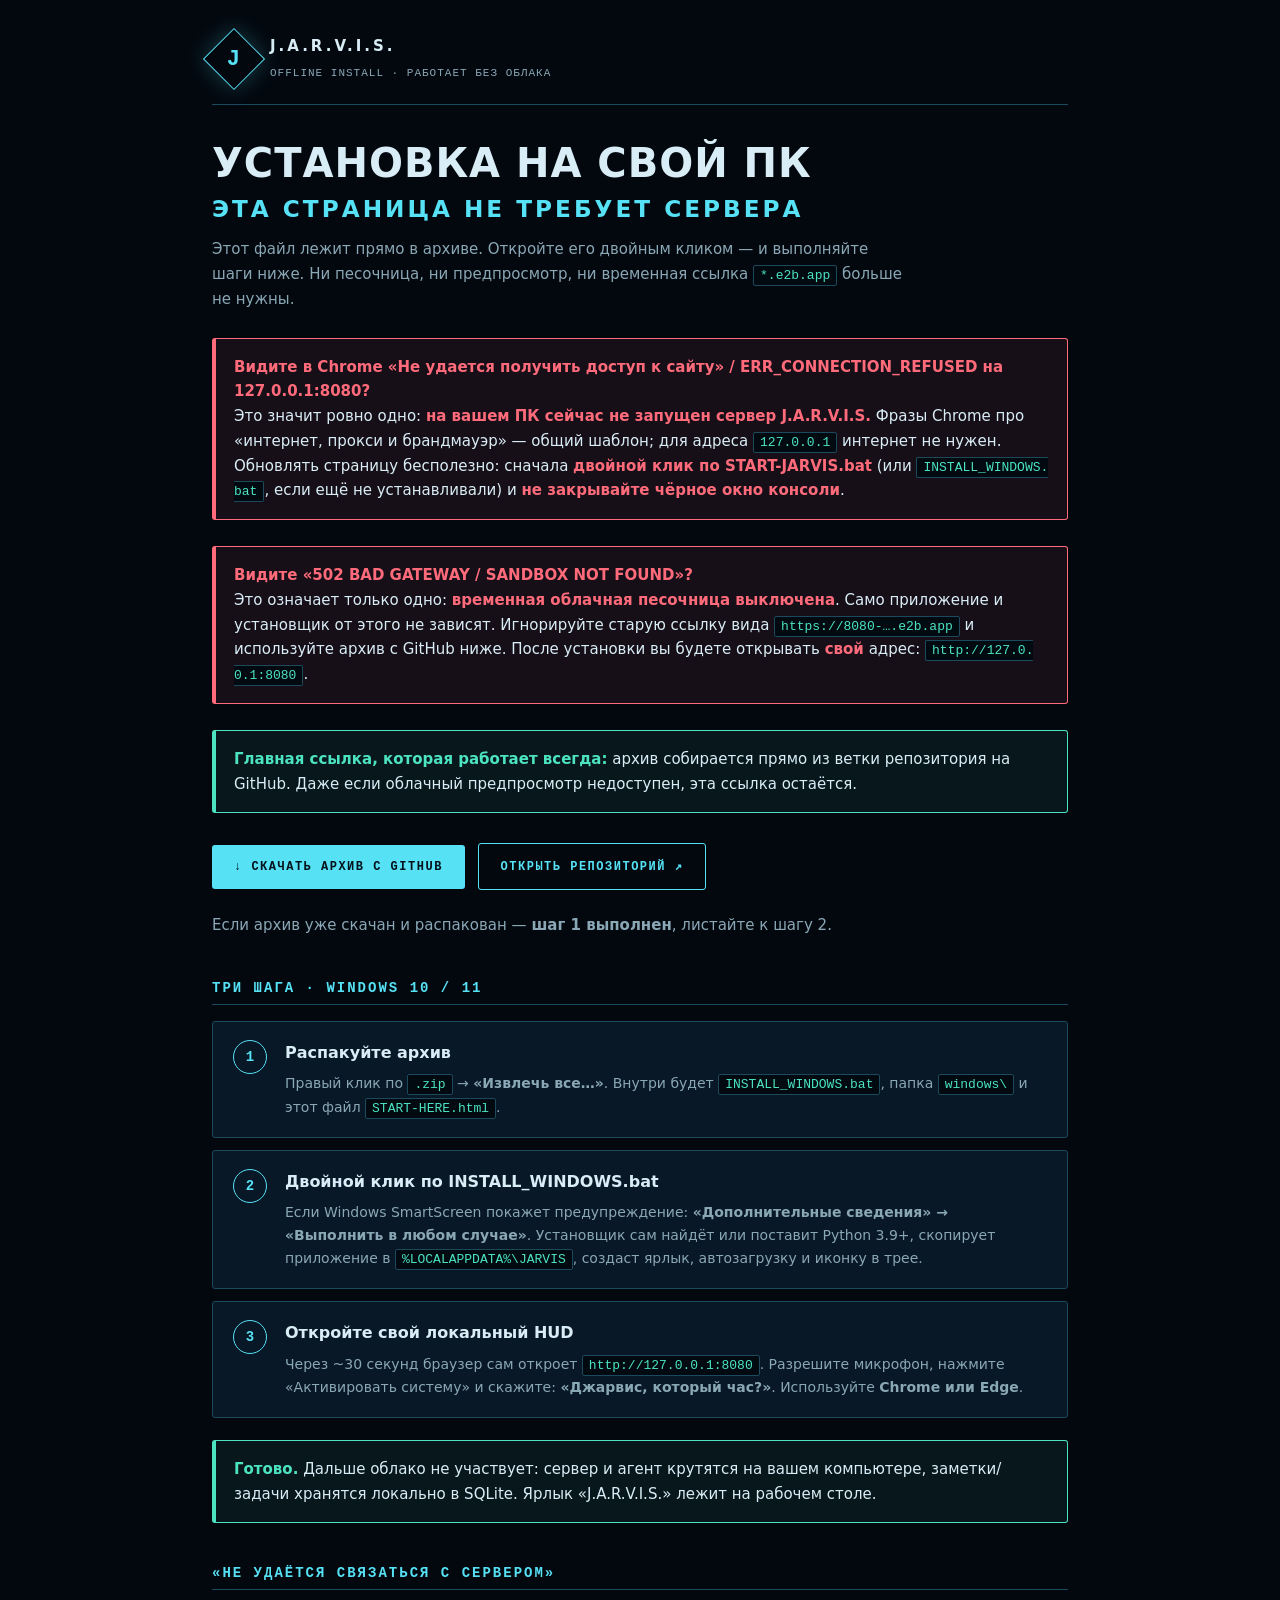
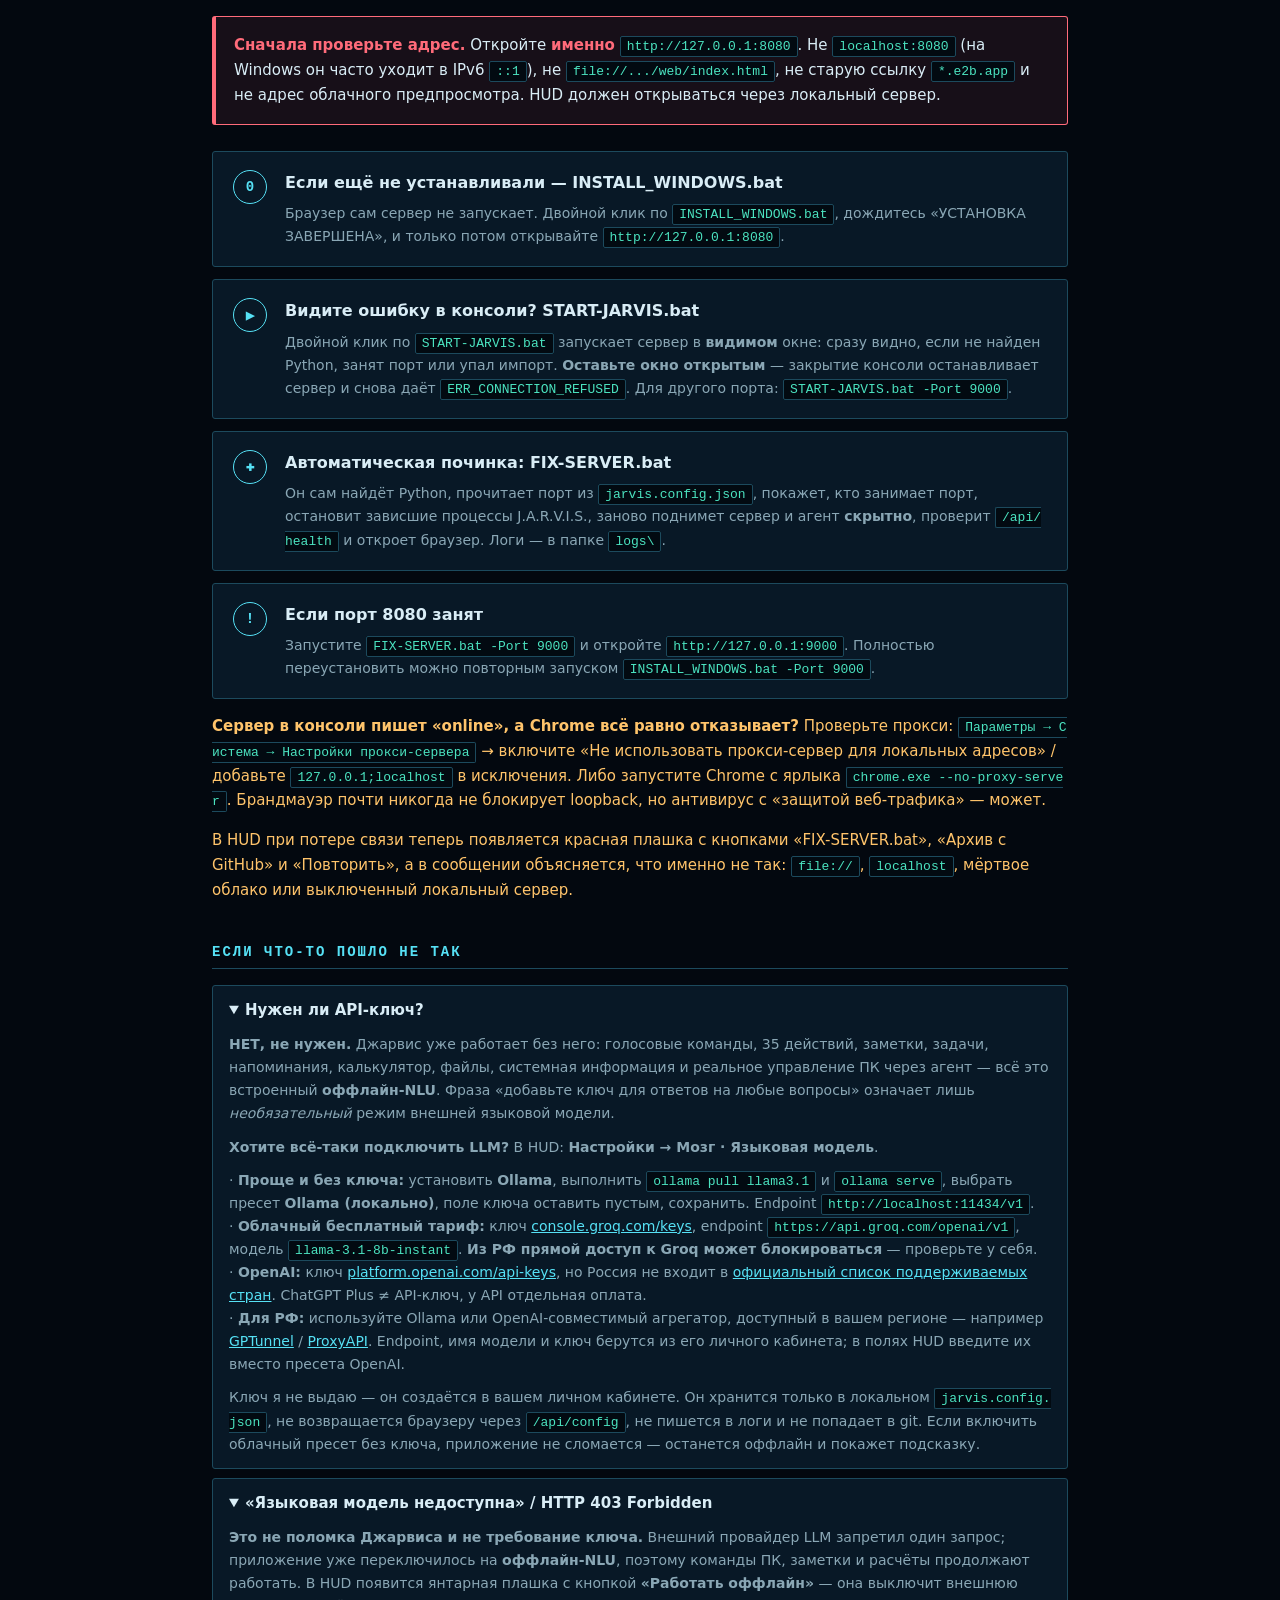
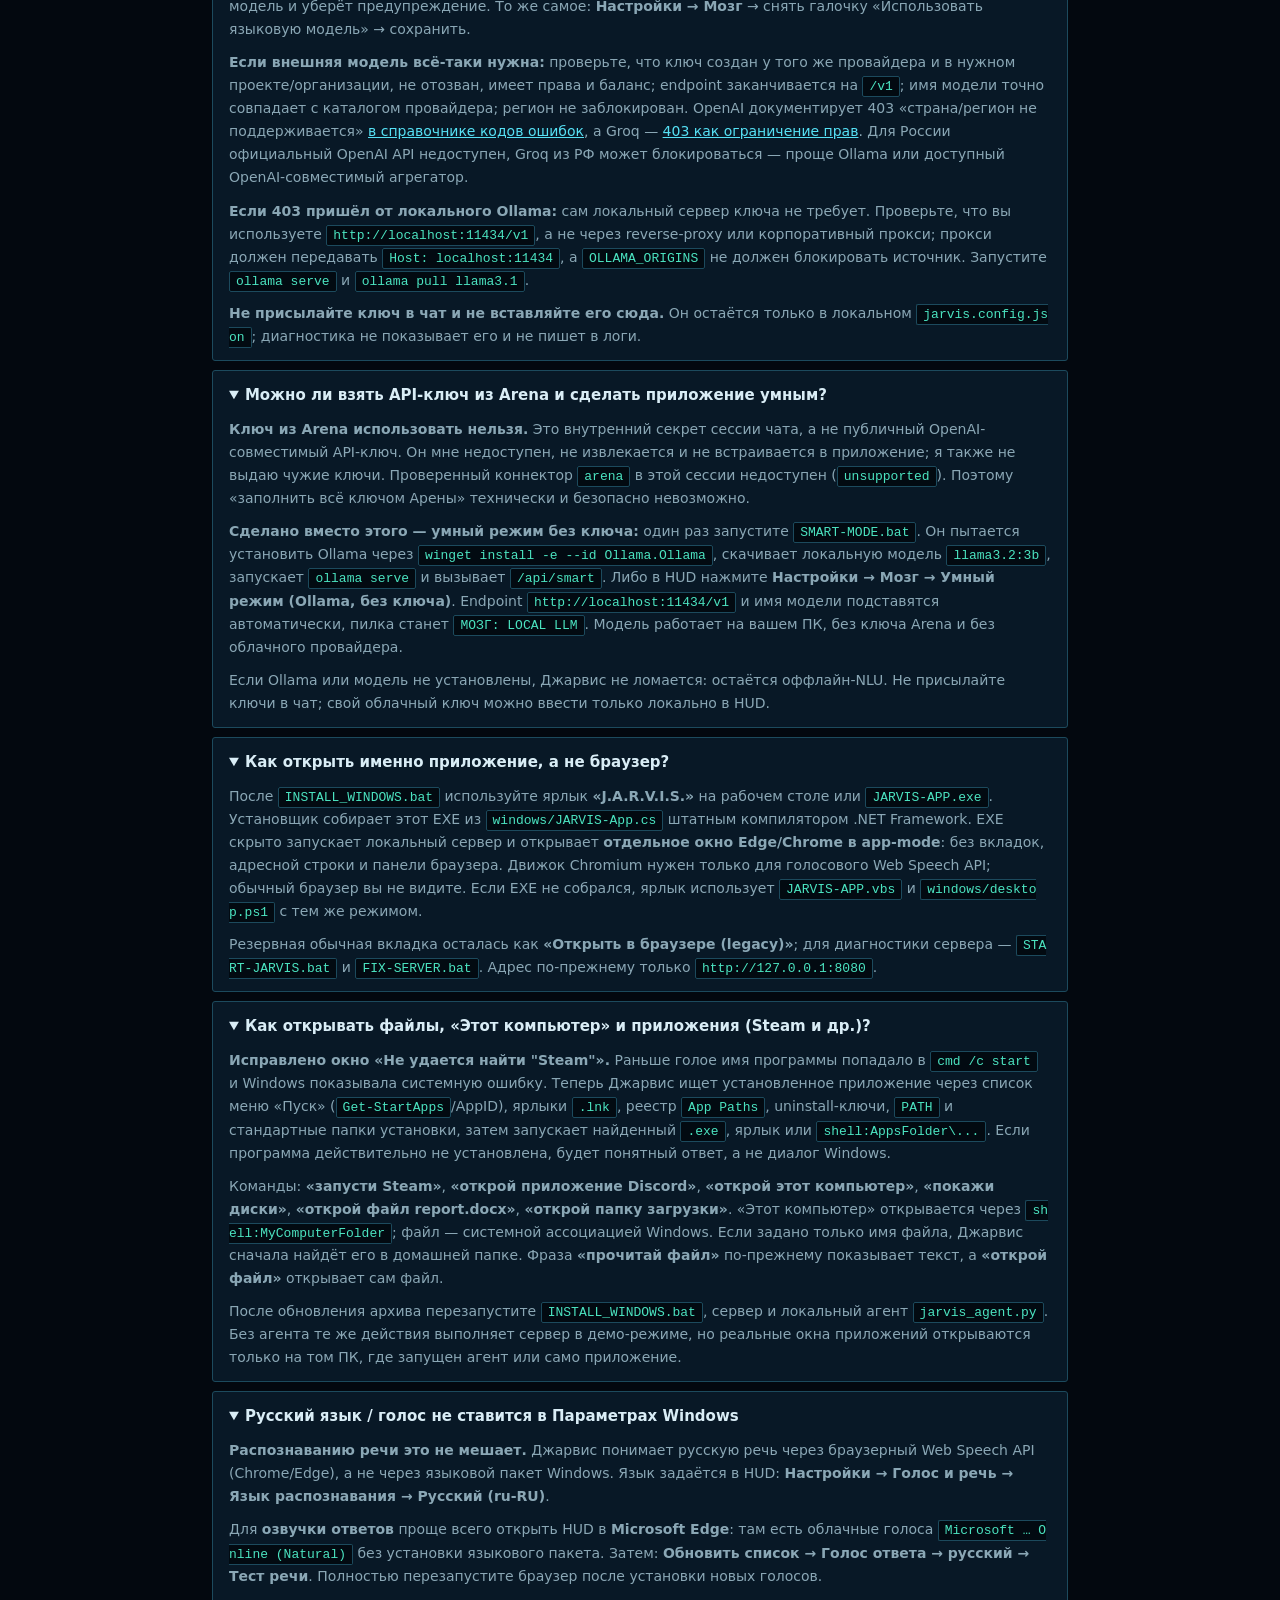
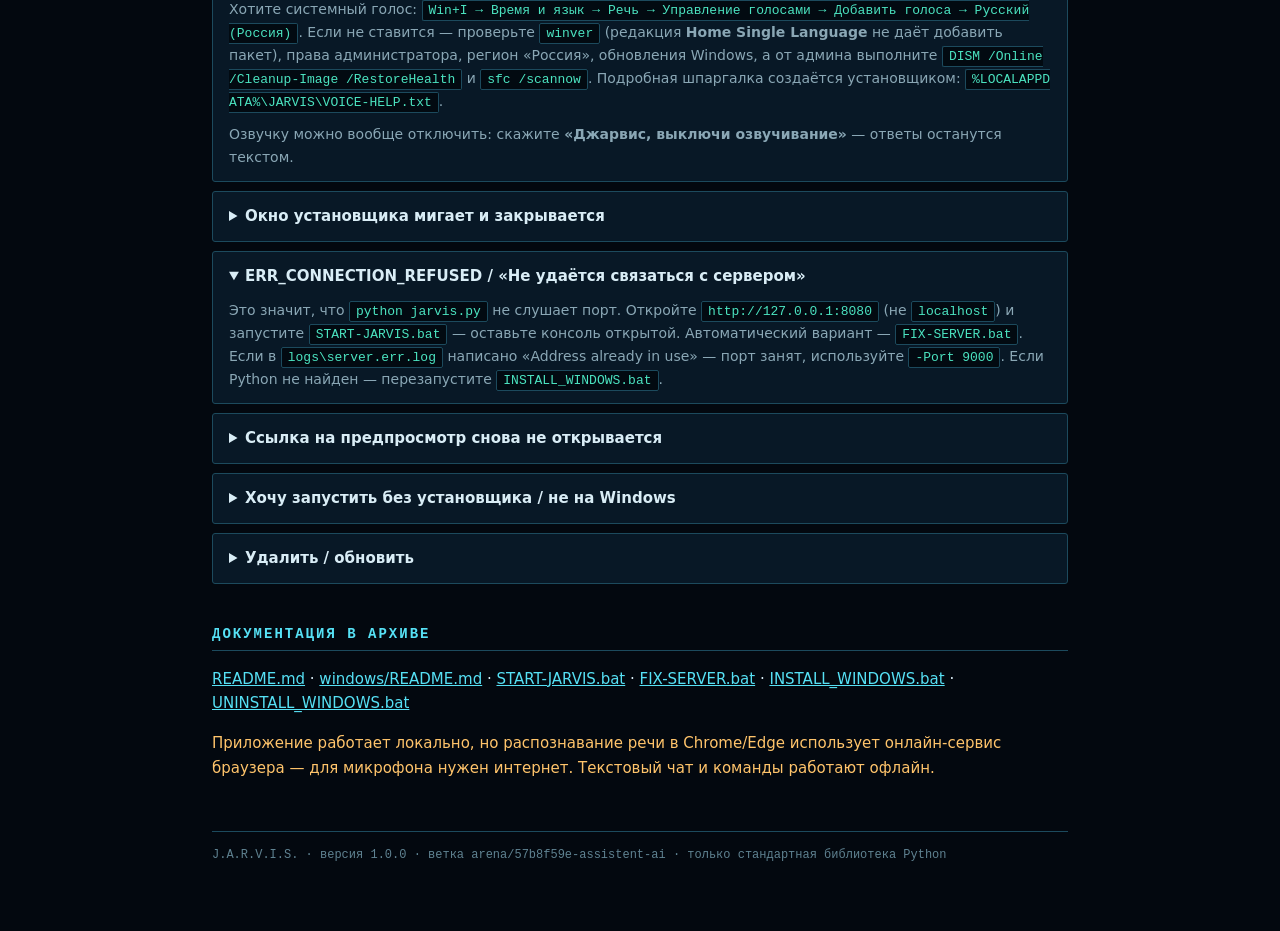
<file: START-HERE.html>
<!DOCTYPE html>
<html lang="ru">
<head>
<meta charset="UTF-8" />
<meta name="viewport" content="width=device-width, initial-scale=1" />
<title>J.A.R.V.I.S. — установка на мой ПК (без облака)</title>
<style>
  :root{--bg:#03080f;--panel:#081826;--line:#1c4a5d;--cyan:#56e1f5;--teal:#4be3c0;--amber:#ffc46b;--red:#ff6b7a;--text:#d9edf6;--dim:#8aa7b5}
  *{box-sizing:border-box}
  body{margin:0;background:var(--bg);color:var(--text);font:15px/1.65 "Segoe UI",system-ui,-apple-system,sans-serif}
  .wrap{max-width:900px;margin:0 auto;padding:34px 22px 70px}
  header{border-bottom:1px solid var(--line);padding-bottom:20px;display:flex;align-items:center;gap:14px;flex-wrap:wrap}
  .logo{width:44px;height:44px;display:grid;place-items:center;border:1px solid var(--cyan);color:var(--cyan);font:700 22px monospace;transform:rotate(45deg);box-shadow:0 0 22px rgba(86,225,245,.25)}
  .logo span{transform:rotate(-45deg)}
  h1{font-size:clamp(25px,5vw,40px);line-height:1.2;margin:34px 0 12px;letter-spacing:1px}
  h1 em{color:var(--cyan);font-style:normal;display:block;font-size:.58em;letter-spacing:3px;margin-top:8px}
  .lead{color:var(--dim);max-width:700px}
  .alert{border:1px solid var(--red);border-left:4px solid var(--red);background:rgba(255,107,122,.08);padding:16px 18px;margin:26px 0;border-radius:3px}
  .alert b{color:var(--red)}
  .ok{border:1px solid var(--teal);border-left:4px solid var(--teal);background:rgba(75,227,192,.07);padding:16px 18px;margin:22px 0;border-radius:3px}
  .ok b{color:var(--teal)}
  h2{font:600 14px monospace;letter-spacing:2px;color:var(--cyan);margin:42px 0 16px;border-bottom:1px solid var(--line);padding-bottom:8px}
  .btn{display:inline-block;background:var(--cyan);color:#04121b;text-decoration:none;font:700 12px monospace;letter-spacing:1.5px;padding:15px 22px;border-radius:3px;margin:8px 8px 8px 0}
  .btn.alt{background:transparent;color:var(--cyan);border:1px solid var(--cyan)}
  .btn:hover{filter:brightness(1.15)}
  .step{border:1px solid var(--line);background:var(--panel);padding:18px 20px;margin:12px 0;border-radius:3px;display:flex;gap:18px;align-items:flex-start}
  .n{flex:0 0 34px;height:34px;display:grid;place-items:center;border:1px solid var(--cyan);border-radius:50%;color:var(--cyan);font:700 14px monospace}
  .step h3{margin:0 0 6px;font-size:16px}
  .step p{margin:0;color:var(--dim);font-size:14px}
  code{font:13px Consolas,"Courier New",monospace;color:var(--teal);background:#020a11;border:1px solid var(--line);padding:2px 6px;border-radius:2px;word-break:break-all}
  pre{background:#020a11;border:1px solid var(--line);padding:14px;overflow:auto;border-radius:3px}
  pre code{background:none;border:0;padding:0;color:var(--cyan)}
  details{border:1px solid var(--line);background:var(--panel);padding:12px 16px;margin:9px 0;border-radius:3px}
  summary{cursor:pointer;font-weight:600;color:var(--text)}
  details p{color:var(--dim);font-size:14px;margin:10px 0 0}
  a{color:var(--cyan)}
  footer{margin-top:50px;border-top:1px solid var(--line);padding-top:16px;color:#5f8291;font:12px monospace}
  .note{color:var(--amber)}
</style>
</head>
<body>
<div class="wrap">

<header>
  <div class="logo"><span>J</span></div>
  <div><strong style="letter-spacing:3px">J.A.R.V.I.S.</strong><br><span style="color:var(--dim);font:11px monospace;letter-spacing:1px">OFFLINE INSTALL · РАБОТАЕТ БЕЗ ОБЛАКА</span></div>
</header>

<h1>УСТАНОВКА НА СВОЙ ПК<em>ЭТА СТРАНИЦА НЕ ТРЕБУЕТ СЕРВЕРА</em></h1>
<p class="lead">Этот файл лежит прямо в архиве. Откройте его двойным кликом — и выполняйте шаги ниже. Ни песочница, ни предпросмотр, ни временная ссылка <code>*.e2b.app</code> больше не нужны.</p>

<div class="alert">
  <b>Видите в Chrome «Не удается получить доступ к сайту» / ERR_CONNECTION_REFUSED на 127.0.0.1:8080?</b><br>
  Это значит ровно одно: <b>на вашем ПК сейчас не запущен сервер J.A.R.V.I.S.</b> Фразы Chrome про «интернет, прокси и брандмауэр» — общий шаблон; для адреса <code>127.0.0.1</code> интернет не нужен. Обновлять страницу бесполезно: сначала <b>двойной клик по START-JARVIS.bat</b> (или <code>INSTALL_WINDOWS.bat</code>, если ещё не устанавливали) и <b>не закрывайте чёрное окно консоли</b>.
</div>

<div class="alert">
  <b>Видите «502 BAD GATEWAY / SANDBOX NOT FOUND»?</b><br>
  Это означает только одно: <b>временная облачная песочница выключена</b>. Само приложение и установщик от этого не зависят. Игнорируйте старую ссылку вида <code>https://8080-….e2b.app</code> и используйте архив с GitHub ниже. После установки вы будете открывать <b>свой</b> адрес: <code>http://127.0.0.1:8080</code>.
</div>

<div class="ok">
  <b>Главная ссылка, которая работает всегда:</b> архив собирается прямо из ветки репозитория на GitHub. Даже если облачный предпросмотр недоступен, эта ссылка остаётся.
</div>

<p>
  <a class="btn" href="https://codeload.github.com/Sevelin123/ASSISTENT-AI/zip/refs/heads/arena/57b8f59e-assistent-ai">↓ СКАЧАТЬ АРХИВ С GITHUB</a>
  <a class="btn alt" href="https://github.com/Sevelin123/ASSISTENT-AI/tree/arena/57b8f59e-assistent-ai">ОТКРЫТЬ РЕПОЗИТОРИЙ ↗</a>
</p>
<p class="lead">Если архив уже скачан и распакован — <b>шаг 1 выполнен</b>, листайте к шагу 2.</p>

<h2>ТРИ ШАГА · WINDOWS 10 / 11</h2>

<div class="step"><div class="n">1</div><div>
  <h3>Распакуйте архив</h3>
  <p>Правый клик по <code>.zip</code> → <b>«Извлечь все…»</b>. Внутри будет <code>INSTALL_WINDOWS.bat</code>, папка <code>windows\</code> и этот файл <code>START-HERE.html</code>.</p>
</div></div>

<div class="step"><div class="n">2</div><div>
  <h3>Двойной клик по INSTALL_WINDOWS.bat</h3>
  <p>Если Windows SmartScreen покажет предупреждение: <b>«Дополнительные сведения» → «Выполнить в любом случае»</b>. Установщик сам найдёт или поставит Python 3.9+, скопирует приложение в <code>%LOCALAPPDATA%\JARVIS</code>, создаст ярлык, автозагрузку и иконку в трее.</p>
</div></div>

<div class="step"><div class="n">3</div><div>
  <h3>Откройте свой локальный HUD</h3>
  <p>Через ~30 секунд браузер сам откроет <code>http://127.0.0.1:8080</code>. Разрешите микрофон, нажмите «Активировать систему» и скажите: <b>«Джарвис, который час?»</b>. Используйте <b>Chrome или Edge</b>.</p>
</div></div>

<div class="ok"><b>Готово.</b> Дальше облако не участвует: сервер и агент крутятся на вашем компьютере, заметки/задачи хранятся локально в SQLite. Ярлык «J.A.R.V.I.S.» лежит на рабочем столе.</div>

<h2>«НЕ УДАЁТСЯ СВЯЗАТЬСЯ С СЕРВЕРОМ»</h2>
<div class="alert">
  <b>Сначала проверьте адрес.</b> Откройте <b>именно</b> <code>http://127.0.0.1:8080</code>.
  Не <code>localhost:8080</code> (на Windows он часто уходит в IPv6 <code>::1</code>), не <code>file://.../web/index.html</code>,
  не старую ссылку <code>*.e2b.app</code> и не адрес облачного предпросмотра. HUD должен открываться через локальный сервер.
</div>
<div class="step"><div class="n">0</div><div>
  <h3>Если ещё не устанавливали — INSTALL_WINDOWS.bat</h3>
  <p>Браузер сам сервер не запускает. Двойной клик по <code>INSTALL_WINDOWS.bat</code>, дождитесь «УСТАНОВКА ЗАВЕРШЕНА», и только потом открывайте <code>http://127.0.0.1:8080</code>.</p>
</div></div>
<div class="step"><div class="n">▶</div><div>
  <h3>Видите ошибку в консоли? START-JARVIS.bat</h3>
  <p>Двойной клик по <code>START-JARVIS.bat</code> запускает сервер в <b>видимом</b> окне: сразу видно, если не найден Python, занят порт или упал импорт. <b>Оставьте окно открытым</b> — закрытие консоли останавливает сервер и снова даёт <code>ERR_CONNECTION_REFUSED</code>. Для другого порта: <code>START-JARVIS.bat -Port 9000</code>.</p>
</div></div>
<div class="step"><div class="n">✚</div><div>
  <h3>Автоматическая починка: FIX-SERVER.bat</h3>
  <p>Он сам найдёт Python, прочитает порт из <code>jarvis.config.json</code>, покажет, кто занимает порт, остановит зависшие процессы J.A.R.V.I.S., заново поднимет сервер и агент <b>скрытно</b>, проверит <code>/api/health</code> и откроет браузер. Логи — в папке <code>logs\</code>.</p>
</div></div>
<div class="step"><div class="n">!</div><div>
  <h3>Если порт 8080 занят</h3>
  <p>Запустите <code>FIX-SERVER.bat -Port 9000</code> и откройте <code>http://127.0.0.1:9000</code>. Полностью переустановить можно повторным запуском <code>INSTALL_WINDOWS.bat -Port 9000</code>.</p>
</div></div>
<p class="note"><b>Сервер в консоли пишет «online», а Chrome всё равно отказывает?</b> Проверьте прокси: <code>Параметры → Система → Настройки прокси-сервера</code> → включите «Не использовать прокси-сервер для локальных адресов» / добавьте <code>127.0.0.1;localhost</code> в исключения. Либо запустите Chrome с ярлыка <code>chrome.exe --no-proxy-server</code>. Брандмауэр почти никогда не блокирует loopback, но антивирус с «защитой веб-трафика» — может.</p>
<p class="note">В HUD при потере связи теперь появляется красная плашка с кнопками «FIX-SERVER.bat», «Архив с GitHub» и «Повторить», а в сообщении объясняется, что именно не так: <code>file://</code>, <code>localhost</code>, мёртвое облако или выключенный локальный сервер.</p>

<h2>ЕСЛИ ЧТО-ТО ПОШЛО НЕ ТАК</h2>

<details open><summary>Нужен ли API-ключ?</summary>
  <p><b>НЕТ, не нужен.</b> Джарвис уже работает без него: голосовые команды, 35 действий, заметки, задачи, напоминания, калькулятор, файлы, системная информация и реальное управление ПК через агент — всё это встроенный <b>оффлайн-NLU</b>. Фраза «добавьте ключ для ответов на любые вопросы» означает лишь <i>необязательный</i> режим внешней языковой модели.</p>
  <p><b>Хотите всё-таки подключить LLM?</b> В HUD: <b>Настройки → Мозг · Языковая модель</b>.</p>
  <p>· <b>Проще и без ключа:</b> установить <b>Ollama</b>, выполнить <code>ollama pull llama3.1</code> и <code>ollama serve</code>, выбрать пресет <b>Ollama (локально)</b>, поле ключа оставить пустым, сохранить. Endpoint <code>http://localhost:11434/v1</code>.<br>
  · <b>Облачный бесплатный тариф:</b> ключ <a href="https://console.groq.com/keys">console.groq.com/keys</a>, endpoint <code>https://api.groq.com/openai/v1</code>, модель <code>llama-3.1-8b-instant</code>. <b>Из РФ прямой доступ к Groq может блокироваться</b> — проверьте у себя.<br>
  · <b>OpenAI:</b> ключ <a href="https://platform.openai.com/api-keys">platform.openai.com/api-keys</a>, но Россия не входит в <a href="https://help.openai.com/en/articles/7947663-chatgpt-supported-countries">официальный список поддерживаемых стран</a>. ChatGPT Plus ≠ API-ключ, у API отдельная оплата.<br>
  · <b>Для РФ:</b> используйте Ollama или OpenAI-совместимый агрегатор, доступный в вашем регионе — например <a href="https://www.gptunnel.ru/en/docs">GPTunnel</a> / <a href="https://proxyapi.ru/docs/openai-compatible-api">ProxyAPI</a>. Endpoint, имя модели и ключ берутся из его личного кабинета; в полях HUD введите их вместо пресета OpenAI.</p>
  <p>Ключ я не выдаю — он создаётся в вашем личном кабинете. Он хранится только в локальном <code>jarvis.config.json</code>, не возвращается браузеру через <code>/api/config</code>, не пишется в логи и не попадает в git. Если включить облачный пресет без ключа, приложение не сломается — останется оффлайн и покажет подсказку.</p>
</details>

<details open><summary>«Языковая модель недоступна» / HTTP 403 Forbidden</summary>
  <p><b>Это не поломка Джарвиса и не требование ключа.</b> Внешний провайдер LLM запретил один запрос; приложение уже переключилось на <b>оффлайн-NLU</b>, поэтому команды ПК, заметки и расчёты продолжают работать. В HUD появится янтарная плашка с кнопкой <b>«Работать оффлайн»</b> — она выключит внешнюю модель и уберёт предупреждение. То же самое: <b>Настройки → Мозг</b> → снять галочку «Использовать языковую модель» → сохранить.</p>
  <p><b>Если внешняя модель всё-таки нужна:</b> проверьте, что ключ создан у того же провайдера и в нужном проекте/организации, не отозван, имеет права и баланс; endpoint заканчивается на <code>/v1</code>; имя модели точно совпадает с каталогом провайдера; регион не заблокирован. OpenAI документирует 403 «страна/регион не поддерживается» <a href="https://platform.openai.com/docs/guides/error-codes">в справочнике кодов ошибок</a>, а Groq — <a href="https://console.groq.com/docs/errors">403 как ограничение прав</a>. Для России официальный OpenAI API недоступен, Groq из РФ может блокироваться — проще Ollama или доступный OpenAI-совместимый агрегатор.</p>
  <p><b>Если 403 пришёл от локального Ollama:</b> сам локальный сервер ключа не требует. Проверьте, что вы используете <code>http://localhost:11434/v1</code>, а не через reverse-proxy или корпоративный прокси; прокси должен передавать <code>Host: localhost:11434</code>, а <code>OLLAMA_ORIGINS</code> не должен блокировать источник. Запустите <code>ollama serve</code> и <code>ollama pull llama3.1</code>.</p>
  <p><b>Не присылайте ключ в чат и не вставляйте его сюда.</b> Он остаётся только в локальном <code>jarvis.config.json</code>; диагностика не показывает его и не пишет в логи.</p>
</details>

<details open><summary>Можно ли взять API-ключ из Arena и сделать приложение умным?</summary>
  <p><b>Ключ из Arena использовать нельзя.</b> Это внутренний секрет сессии чата, а не публичный OpenAI-совместимый API-ключ. Он мне недоступен, не извлекается и не встраивается в приложение; я также не выдаю чужие ключи. Проверенный коннектор <code>arena</code> в этой сессии недоступен (<code>unsupported</code>). Поэтому «заполнить всё ключом Арены» технически и безопасно невозможно.</p>
  <p><b>Сделано вместо этого — умный режим без ключа:</b> один раз запустите <code>SMART-MODE.bat</code>. Он пытается установить Ollama через <code>winget install -e --id Ollama.Ollama</code>, скачивает локальную модель <code>llama3.2:3b</code>, запускает <code>ollama serve</code> и вызывает <code>/api/smart</code>. Либо в HUD нажмите <b>Настройки → Мозг → Умный режим (Ollama, без ключа)</b>. Endpoint <code>http://localhost:11434/v1</code> и имя модели подставятся автоматически, пилка станет <code>МОЗГ: LOCAL LLM</code>. Модель работает на вашем ПК, без ключа Arena и без облачного провайдера.</p>
  <p>Если Ollama или модель не установлены, Джарвис не ломается: остаётся оффлайн-NLU. Не присылайте ключи в чат; свой облачный ключ можно ввести только локально в HUD.</p>
</details>

<details open><summary>Как открыть именно приложение, а не браузер?</summary>
  <p>После <code>INSTALL_WINDOWS.bat</code> используйте ярлык <b>«J.A.R.V.I.S.»</b> на рабочем столе или <code>JARVIS-APP.exe</code>. Установщик собирает этот EXE из <code>windows/JARVIS-App.cs</code> штатным компилятором .NET Framework. EXE скрыто запускает локальный сервер и открывает <b>отдельное окно Edge/Chrome в app-mode</b>: без вкладок, адресной строки и панели браузера. Движок Chromium нужен только для голосового Web Speech API; обычный браузер вы не видите. Если EXE не собрался, ярлык использует <code>JARVIS-APP.vbs</code> и <code>windows/desktop.ps1</code> с тем же режимом.</p>
  <p>Резервная обычная вкладка осталась как <b>«Открыть в браузере (legacy)»</b>; для диагностики сервера — <code>START-JARVIS.bat</code> и <code>FIX-SERVER.bat</code>. Адрес по-прежнему только <code>http://127.0.0.1:8080</code>.</p>
</details>

<details open><summary>Как открывать файлы, «Этот компьютер» и приложения (Steam и др.)?</summary>
  <p><b>Исправлено окно «Не удается найти "Steam"».</b> Раньше голое имя программы попадало в <code>cmd /c start</code> и Windows показывала системную ошибку. Теперь Джарвис ищет установленное приложение через список меню «Пуск» (<code>Get-StartApps</code>/AppID), ярлыки <code>.lnk</code>, реестр <code>App Paths</code>, uninstall-ключи, <code>PATH</code> и стандартные папки установки, затем запускает найденный <code>.exe</code>, ярлык или <code>shell:AppsFolder\...</code>. Если программа действительно не установлена, будет понятный ответ, а не диалог Windows.</p>
  <p>Команды: <b>«запусти Steam»</b>, <b>«открой приложение Discord»</b>, <b>«открой этот компьютер»</b>, <b>«покажи диски»</b>, <b>«открой файл report.docx»</b>, <b>«открой папку загрузки»</b>. «Этот компьютер» открывается через <code>shell:MyComputerFolder</code>; файл — системной ассоциацией Windows. Если задано только имя файла, Джарвис сначала найдёт его в домашней папке. Фраза <b>«прочитай файл»</b> по-прежнему показывает текст, а <b>«открой файл»</b> открывает сам файл.</p>
  <p>После обновления архива перезапустите <code>INSTALL_WINDOWS.bat</code>, сервер и локальный агент <code>jarvis_agent.py</code>. Без агента те же действия выполняет сервер в демо-режиме, но реальные окна приложений открываются только на том ПК, где запущен агент или само приложение.</p>
</details>

<details open><summary>Русский язык / голос не ставится в Параметрах Windows</summary>
  <p><b>Распознаванию речи это не мешает.</b> Джарвис понимает русскую речь через браузерный Web Speech API (Chrome/Edge), а не через языковой пакет Windows. Язык задаётся в HUD: <b>Настройки → Голос и речь → Язык распознавания → Русский (ru-RU)</b>.</p>
  <p>Для <b>озвучки ответов</b> проще всего открыть HUD в <b>Microsoft Edge</b>: там есть облачные голоса <code>Microsoft … Online (Natural)</code> без установки языкового пакета. Затем: <b>Обновить список → Голос ответа → русский → Тест речи</b>. Полностью перезапустите браузер после установки новых голосов.</p>
  <p>Хотите системный голос: <code>Win+I → Время и язык → Речь → Управление голосами → Добавить голоса → Русский (Россия)</code>. Если не ставится — проверьте <code>winver</code> (редакция <b>Home Single Language</b> не даёт добавить пакет), права администратора, регион «Россия», обновления Windows, а от админа выполните <code>DISM /Online /Cleanup-Image /RestoreHealth</code> и <code>sfc /scannow</code>. Подробная шпаргалка создаётся установщиком: <code>%LOCALAPPDATA%\JARVIS\VOICE-HELP.txt</code>.</p>
  <p>Озвучку можно вообще отключить: скажите <b>«Джарвис, выключи озвучивание»</b> — ответы останутся текстом.</p>
</details>

<details><summary>Окно установщика мигает и закрывается</summary>
  <p>Запустите BAT из <code>cmd</code>, чтобы увидеть ошибку. Логи: <code>%LOCALAPPDATA%\JARVIS\install.log</code>, <code>%LOCALAPPDATA%\JARVIS\logs\server.log</code> и <code>logs\agent.log</code>.</p>
</details>

<details open><summary>ERR_CONNECTION_REFUSED / «Не удаётся связаться с сервером»</summary>
  <p>Это значит, что <code>python jarvis.py</code> не слушает порт. Откройте <code>http://127.0.0.1:8080</code> (не <code>localhost</code>) и запустите <code>START-JARVIS.bat</code> — оставьте консоль открытой. Автоматический вариант — <code>FIX-SERVER.bat</code>. Если в <code>logs\server.err.log</code> написано «Address already in use» — порт занят, используйте <code>-Port 9000</code>. Если Python не найден — перезапустите <code>INSTALL_WINDOWS.bat</code>.</p>
</details>

<details><summary>Ссылка на предпросмотр снова не открывается</summary>
  <p>Это нормально: <code>https://8080-….e2b.app</code> — лишь временная демонстрация. Для постоянной работы используйте <code>http://127.0.0.1:8080</code> после установки или ярлык на рабочем столе. Скачивать что-либо заново из песочницы не нужно.</p>
</details>

<details><summary>Хочу запустить без установщика / не на Windows</summary>
  <p>Linux, macOS или ручной запуск на Windows:</p>
  <pre><code>git clone -b arena/57b8f59e-assistent-ai https://github.com/Sevelin123/ASSISTENT-AI.git
cd ASSISTENT-AI
python3 jarvis.py</code></pre>
  <p>Затем <code>http://localhost:8080</code>. Для реальных действий с ПК во втором терминале: <code>python3 jarvis_agent.py --server http://localhost:8080</code>.</p>
</details>

<details><summary>Удалить / обновить</summary>
  <p><code>UNINSTALL_WINDOWS.bat</code> удалит приложение, но сохранит настройки и базу. <code>UNINSTALL_WINDOWS.bat -Purge</code> удалит всё. Повторный запуск <code>INSTALL_WINDOWS.bat</code> обновляет файлы, сохраняя <code>jarvis.config.json</code> и SQLite.</p>
  <p>Параметры: <code>-Port 9000</code>, <code>-Lan</code>, <code>-NoAutostart</code>, <code>-NoTray</code>, <code>-NoLaunch</code>.</p>
</details>

<h2>ДОКУМЕНТАЦИЯ В АРХИВЕ</h2>
<p><a href="README.md">README.md</a> · <a href="windows/README.md">windows/README.md</a> · <a href="START-JARVIS.bat">START-JARVIS.bat</a> · <a href="FIX-SERVER.bat">FIX-SERVER.bat</a> · <a href="INSTALL_WINDOWS.bat">INSTALL_WINDOWS.bat</a> · <a href="UNINSTALL_WINDOWS.bat">UNINSTALL_WINDOWS.bat</a></p>
<p class="note">Приложение работает локально, но распознавание речи в Chrome/Edge использует онлайн-сервис браузера — для микрофона нужен интернет. Текстовый чат и команды работают офлайн.</p>

<footer>J.A.R.V.I.S. · версия 1.0.0 · ветка arena/57b8f59e-assistent-ai · только стандартная библиотека Python</footer>

</div>
</body>
</html>
</file>
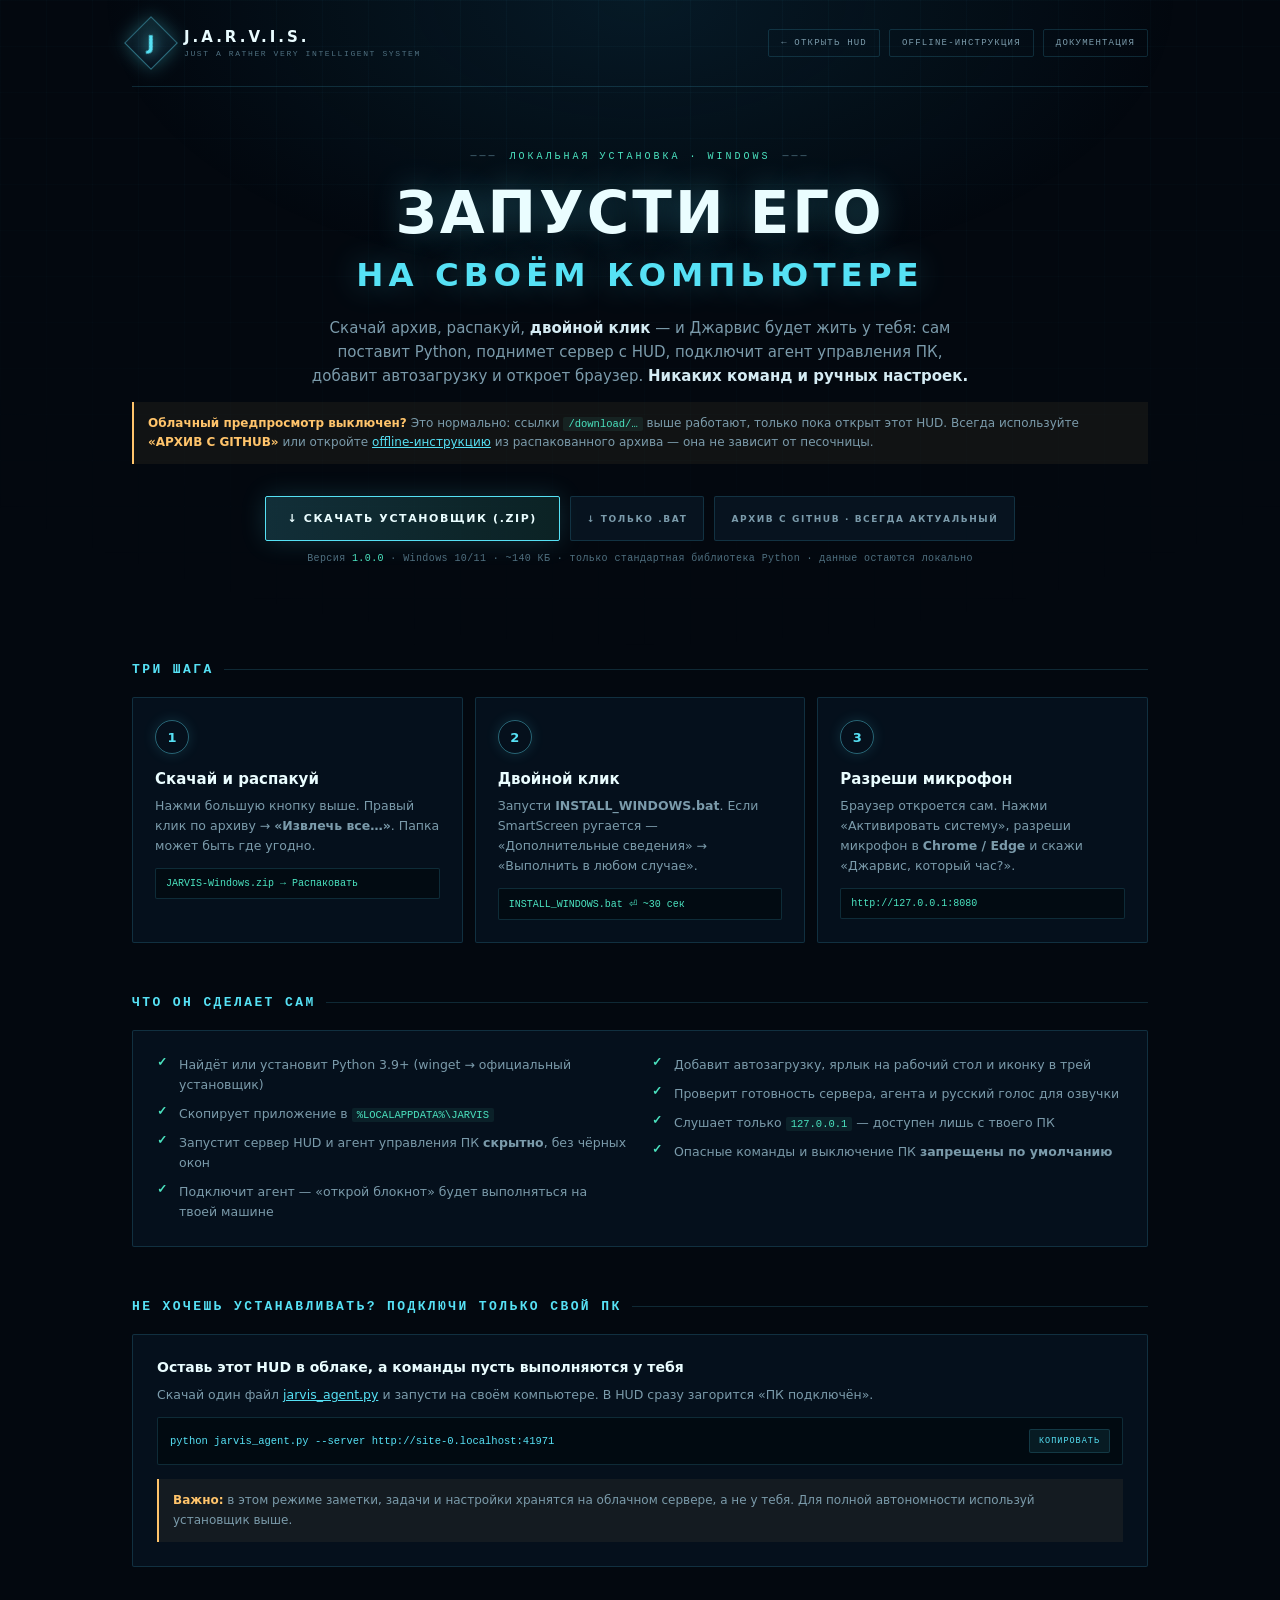
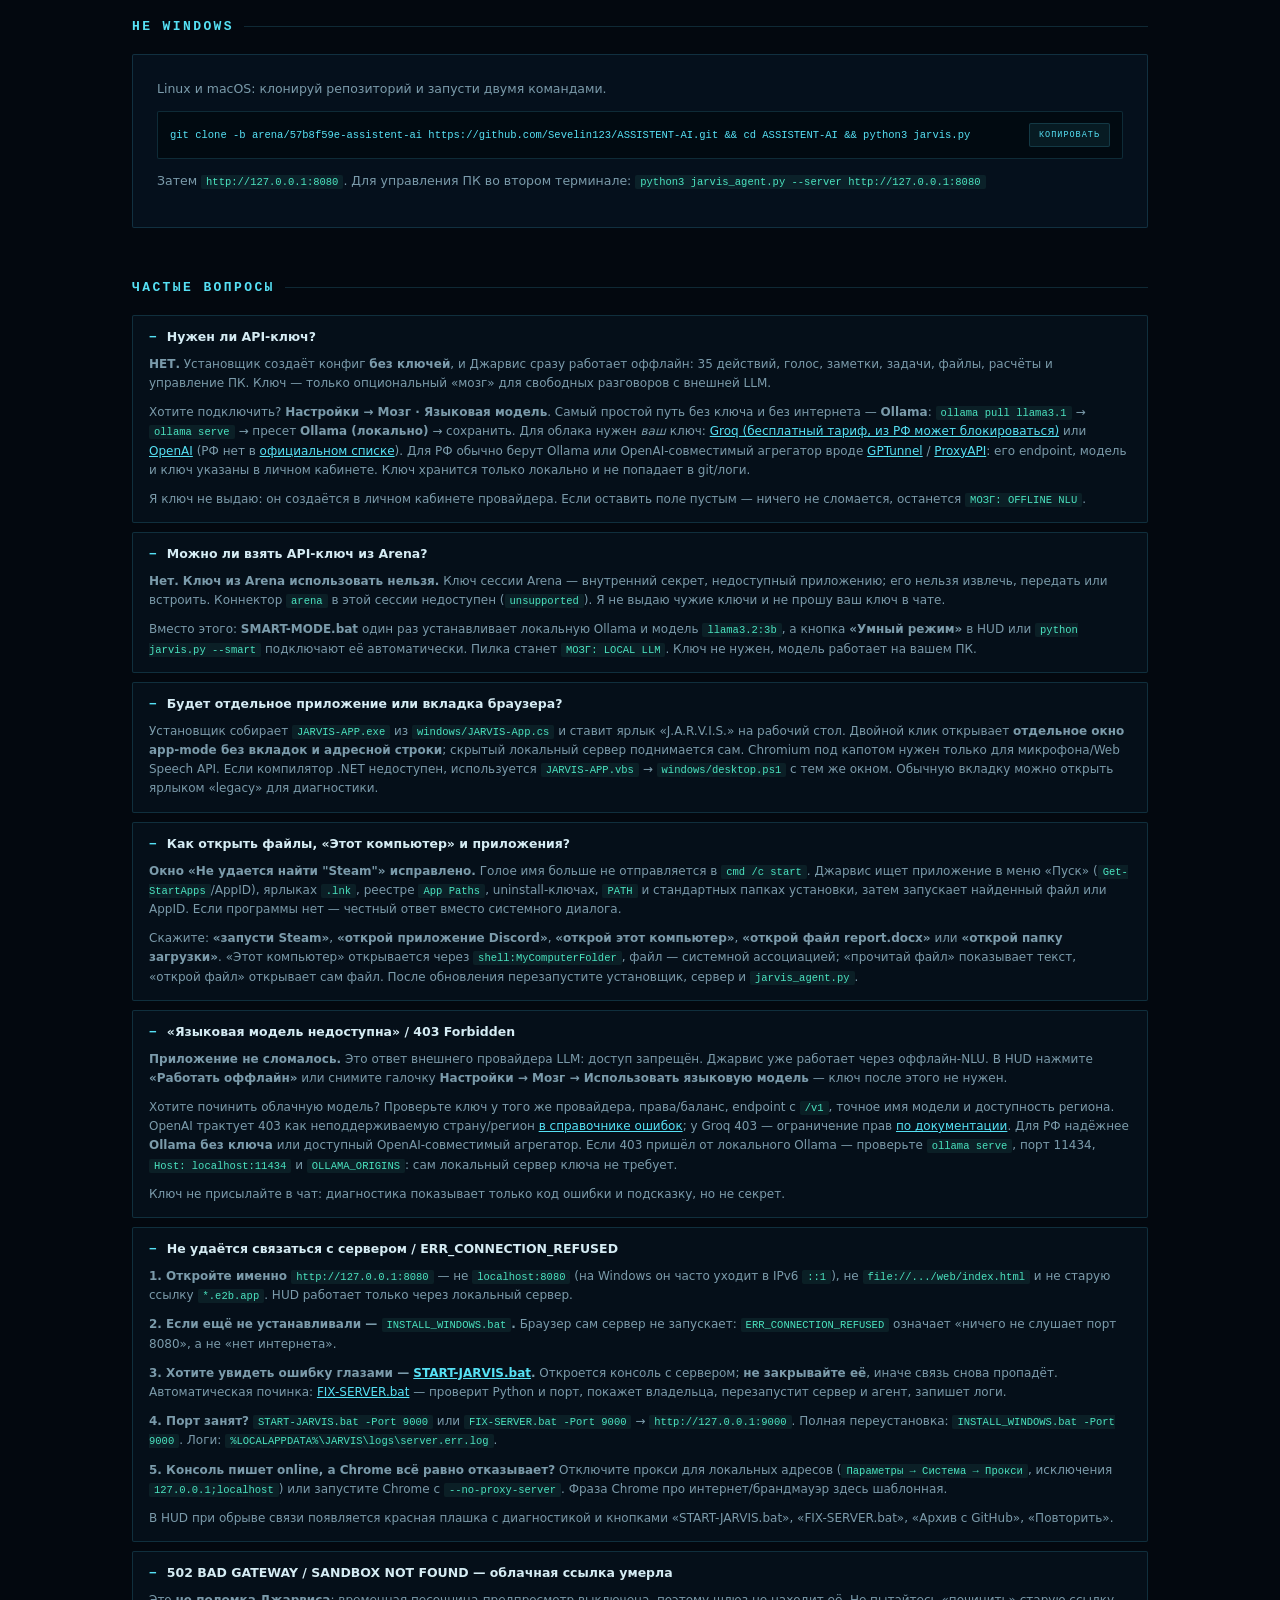
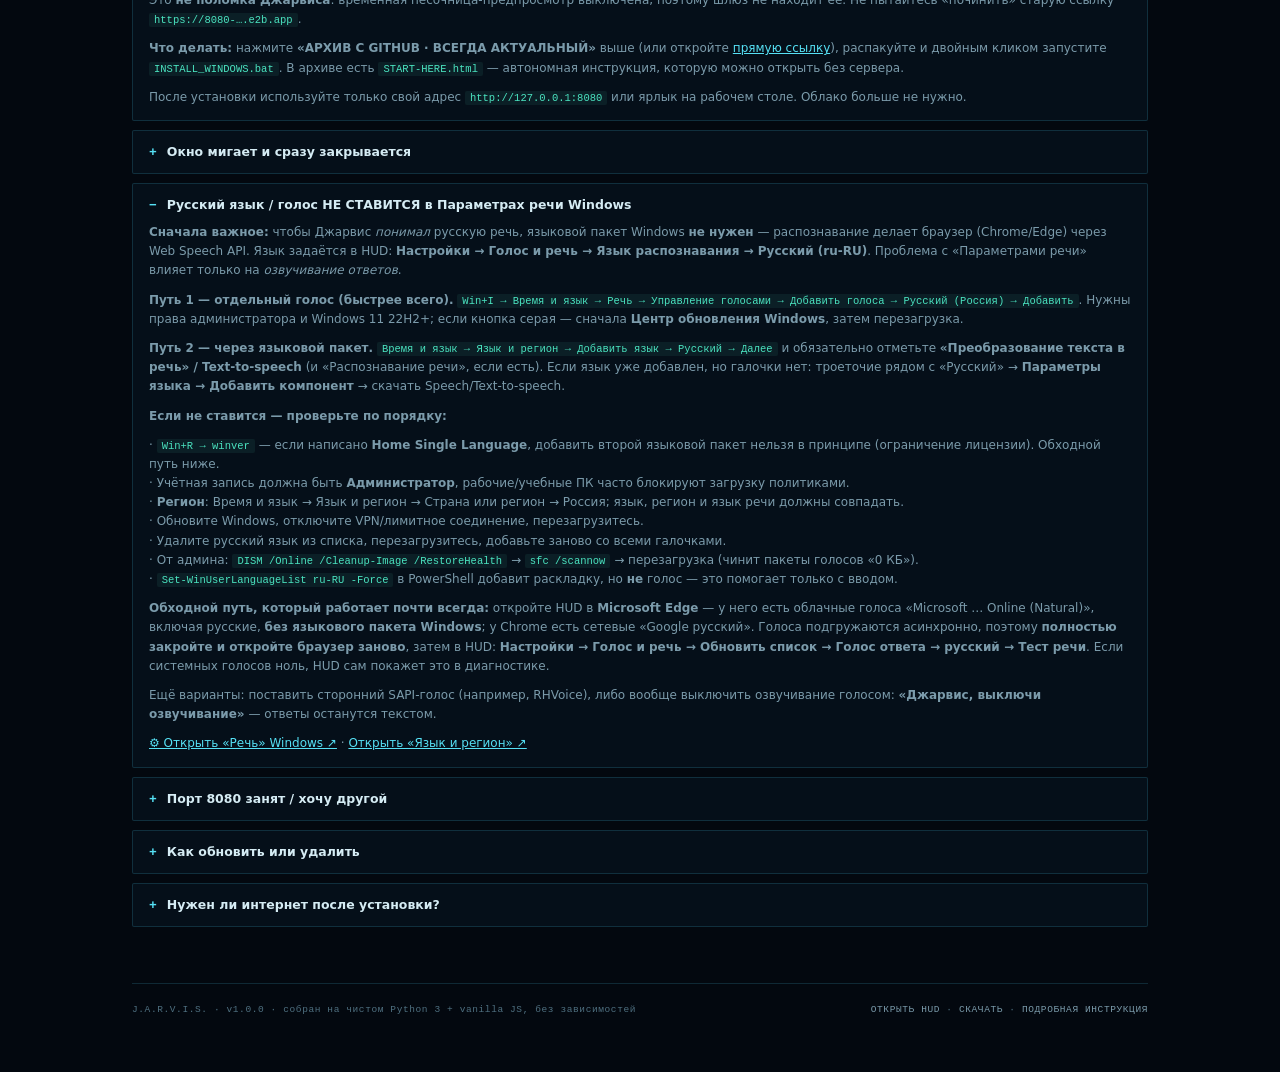
<file: web/install.html>
<!DOCTYPE html>
<html lang="ru">
<head>
<meta charset="UTF-8" />
<meta name="viewport" content="width=device-width, initial-scale=1" />
<meta name="theme-color" content="#03080f" />
<title>Установить J.A.R.V.I.S. на свой ПК</title>
<link rel="icon" href="/favicon.svg" type="image/svg+xml" />
<style>
  :root{
    --bg:#03080f; --panel:rgba(7,20,32,.78); --line:rgba(74,196,224,.18);
    --line2:rgba(88,216,240,.42); --cyan:#56e1f5; --teal:#4be3c0; --amber:#ffc46b;
    --text:#d5ecf4; --dim:#7b9bab; --faint:#4f7080;
    --mono:ui-monospace,'JetBrains Mono',Consolas,monospace;
    --disp:'Orbitron','Manrope',system-ui,sans-serif;
    --body:'Manrope',system-ui,-apple-system,'Segoe UI',sans-serif;
  }
  *{box-sizing:border-box;margin:0;padding:0}
  html{scroll-behavior:smooth}
  body{background:var(--bg);color:var(--text);font-family:var(--body);line-height:1.6;overflow-x:hidden}
  .grid{position:fixed;inset:0;z-index:0;pointer-events:none;
    background-image:linear-gradient(rgba(74,196,224,.045) 1px,transparent 1px),linear-gradient(90deg,rgba(74,196,224,.045) 1px,transparent 1px);
    background-size:46px 46px;mask-image:radial-gradient(ellipse 85% 75% at 50% 0%,#000,transparent)}
  .glow{position:fixed;inset:0;z-index:0;pointer-events:none;
    background:radial-gradient(ellipse 60% 45% at 50% 0%,rgba(18,90,122,.22),transparent 70%)}
  .wrap{position:relative;z-index:1;max-width:1060px;margin:0 auto;padding:0 22px 70px}
  header{display:flex;align-items:center;gap:14px;padding:24px 0;border-bottom:1px solid var(--line);flex-wrap:wrap}
  .mark{width:38px;height:38px;display:grid;place-items:center;transform:rotate(45deg);
    border:1px solid var(--line2);background:linear-gradient(135deg,rgba(86,225,245,.15),rgba(74,140,255,.05));box-shadow:0 0 18px rgba(86,225,245,.3)}
  .mark span{transform:rotate(-45deg);font:700 20px var(--disp);color:var(--cyan);text-shadow:0 0 14px var(--cyan)}
  .brand{font:700 15px var(--disp);letter-spacing:3px;color:#eafcff}
  .brand em{display:block;font:400 8px var(--mono);letter-spacing:1.6px;color:var(--faint);font-style:normal;margin-top:3px}
  .top-links{margin-left:auto;display:flex;gap:9px;flex-wrap:wrap}
  .top-links a{border:1px solid var(--line);color:var(--dim);text-decoration:none;padding:8px 12px;
    font:500 9px var(--mono);letter-spacing:1.2px;border-radius:2px;transition:.2s}
  .top-links a:hover{color:var(--cyan);border-color:var(--line2)}

  .hero{padding:64px 0 46px;text-align:center}
  .eyebrow{font:500 10px var(--mono);letter-spacing:3px;color:var(--teal);margin-bottom:18px}
  .eyebrow::before,.eyebrow::after{content:'───';color:var(--faint);margin:0 12px}
  h1{font:800 clamp(30px,6vw,58px) var(--disp);letter-spacing:3px;color:#eafdff;line-height:1.15;text-shadow:0 0 32px rgba(86,225,245,.32)}
  h1 span{display:block;color:var(--cyan);font-size:.56em;letter-spacing:5px;margin-top:10px}
  .lead{max-width:660px;margin:22px auto 0;font-size:15px;color:var(--dim)}
  .lead b{color:var(--text);font-weight:600}
  .cta{display:flex;gap:10px;justify-content:center;flex-wrap:wrap;margin:32px 0 12px}
  .btn{display:inline-flex;align-items:center;justify-content:center;gap:9px;padding:15px 22px;text-decoration:none;
    border:1px solid var(--line);border-radius:2px;color:var(--text);background:rgba(10,28,42,.6);
    font:600 11px var(--disp);letter-spacing:1.6px;transition:.22s;cursor:pointer}
  .btn:hover{color:var(--cyan);border-color:var(--line2);box-shadow:0 0 20px rgba(86,225,245,.18);transform:translateY(-2px)}
  .btn.primary{border-color:var(--cyan);color:#eafdff;background:linear-gradient(90deg,rgba(86,225,245,.18),rgba(75,227,192,.12));
    box-shadow:0 0 26px rgba(86,225,245,.16)}
  .btn.primary:hover{background:var(--cyan);color:#04121b;box-shadow:0 0 34px rgba(86,225,245,.5)}
  .btn.ghost{font-size:9px;color:var(--dim);padding:13px 16px}
  .mini{font:400 10px var(--mono);color:var(--faint);letter-spacing:.4px}
  .mini b{color:var(--teal);font-weight:500}

  h2{font:600 13px var(--mono);letter-spacing:2.4px;color:var(--cyan);margin:52px 0 20px;display:flex;align-items:center;gap:10px}
  h2::after{content:'';flex:1;height:1px;background:var(--line)}
  .steps{display:grid;grid-template-columns:repeat(auto-fit,minmax(270px,1fr));gap:12px}
  .step{border:1px solid var(--line);background:var(--panel);padding:22px;border-radius:2px;position:relative;transition:.2s}
  .step:hover{border-color:var(--line2)}
  .step b.n{display:grid;place-items:center;width:34px;height:34px;border:1px solid var(--line2);border-radius:50%;
    font:600 13px var(--disp);color:var(--cyan);margin-bottom:16px;box-shadow:0 0 14px rgba(86,225,245,.14)}
  .step h3{font:600 15px var(--body);color:#eafdff;margin-bottom:8px}
  .step p{font-size:12.5px;color:var(--dim)}
  .step code{display:block;margin-top:12px;font:400 10px var(--mono);color:var(--teal);background:rgba(2,10,17,.8);
    border:1px solid var(--line);padding:9px 10px;word-break:break-all;border-radius:2px}

  .panel{border:1px solid var(--line);background:var(--panel);padding:24px;border-radius:2px}
  .panel.two{display:grid;grid-template-columns:1fr 1fr;gap:24px}
  .panel h3{font:600 14px var(--body);color:#eafdff;margin-bottom:10px}
  .panel p{font-size:12.5px;color:var(--dim);margin-bottom:12px}
  ul{list-style:none;display:grid;gap:9px}
  li{font-size:12.5px;color:var(--dim);padding-left:22px;position:relative}
  li::before{content:'✓';position:absolute;left:0;color:var(--teal);font:600 12px var(--mono)}
  .code{display:flex;align-items:center;gap:10px;background:rgba(2,10,17,.9);border:1px solid var(--line);padding:11px 12px;margin:12px 0;border-radius:2px;flex-wrap:wrap}
  .code code{flex:1;min-width:220px;font:400 10.5px var(--mono);color:var(--cyan);word-break:break-all}
  .code button,.copy{border:1px solid var(--line);background:rgba(86,225,245,.08);color:var(--cyan);
    font:500 8.5px var(--mono);letter-spacing:1px;padding:6px 9px;border-radius:2px;cursor:pointer}
  .code button:hover,.copy:hover{background:var(--cyan);color:#04121b}
  .note{border-left:2px solid var(--amber);background:rgba(255,196,107,.06);padding:12px 14px;margin-top:14px;
    font-size:12px;color:var(--dim)}
  .note b{color:var(--amber)}
  .faq{display:grid;gap:9px}
  details{border:1px solid var(--line);background:rgba(7,20,32,.6);padding:13px 16px;border-radius:2px}
  summary{cursor:pointer;font:600 12.5px var(--body);color:var(--text);list-style:none}
  summary::before{content:'+';color:var(--cyan);font:600 13px var(--mono);margin-right:10px}
  details[open] summary::before{content:'−'}
  details p{margin-top:10px;font-size:12px;color:var(--dim)}
  code.inl{font:400 10.5px var(--mono);color:var(--teal);background:rgba(75,227,192,.08);padding:1px 5px;border-radius:2px}
  footer{margin-top:56px;border-top:1px solid var(--line);padding-top:20px;display:flex;justify-content:space-between;gap:14px;flex-wrap:wrap;
    font:400 9.5px var(--mono);color:var(--faint);letter-spacing:.6px}
  footer a{color:var(--dim);text-decoration:none}
  footer a:hover{color:var(--cyan)}
  @media(max-width:720px){.panel.two{grid-template-columns:1fr}.hero{padding:44px 0 30px}h2{margin-top:38px}}
</style>
</head>
<body>
<div class="grid"></div><div class="glow"></div>
<div class="wrap">

  <header>
    <div class="mark"><span>J</span></div>
    <div class="brand">J.A.R.V.I.S.<em>JUST A RATHER VERY INTELLIGENT SYSTEM</em></div>
    <div class="top-links">
      <a href="/">← ОТКРЫТЬ HUD</a>
      <a href="/START-HERE.html">OFFLINE-ИНСТРУКЦИЯ</a>
      <a href="/README.md">ДОКУМЕНТАЦИЯ</a>
    </div>
  </header>

  <section class="hero">
    <div class="eyebrow">ЛОКАЛЬНАЯ УСТАНОВКА · WINDOWS</div>
    <h1>ЗАПУСТИ ЕГО<span>НА СВОЁМ КОМПЬЮТЕРЕ</span></h1>
    <p class="lead">Скачай архив, распакуй, <b>двойной клик</b> — и Джарвис будет жить у тебя:
      сам поставит Python, поднимет сервер с HUD, подключит агент управления ПК, добавит автозагрузку и откроет браузер.
      <b>Никаких команд и ручных настроек.</b></p>
    <p class="note" style="text-align:left"><b>Облачный предпросмотр выключен?</b> Это нормально: ссылки <code class="inl">/download/…</code> выше работают, только пока открыт этот HUD.
      Всегда используйте <b>«АРХИВ С GITHUB»</b> или откройте <a href="/START-HERE.html" style="color:var(--cyan)">offline-инструкцию</a> из распакованного архива — она не зависит от песочницы.</p>
    <div class="cta">
      <a class="btn primary" data-href-origin="/download/JARVIS-Windows.zip" download>↓ СКАЧАТЬ УСТАНОВЩИК (.ZIP)</a>
      <a class="btn ghost" data-href-origin="/download/INSTALL_WINDOWS.bat" download>↓ ТОЛЬКО .BAT</a>
      <a class="btn ghost" href="https://codeload.github.com/Sevelin123/ASSISTENT-AI/zip/refs/heads/arena/57b8f59e-assistent-ai">АРХИВ С GITHUB · ВСЕГДА АКТУАЛЬНЫЙ</a>
    </div>
    <p class="mini">Версия <b>1.0.0</b> · Windows 10/11 · ~140 КБ · только стандартная библиотека Python · данные остаются локально</p>
  </section>

  <h2>ТРИ ШАГА</h2>
  <div class="steps">
    <div class="step"><b class="n">1</b><h3>Скачай и распакуй</h3>
      <p>Нажми большую кнопку выше. Правый клик по архиву → <b>«Извлечь все…»</b>. Папка может быть где угодно.</p>
      <code>JARVIS-Windows.zip → Распаковать</code></div>
    <div class="step"><b class="n">2</b><h3>Двойной клик</h3>
      <p>Запусти <b>INSTALL_WINDOWS.bat</b>. Если SmartScreen ругается — «Дополнительные сведения» → «Выполнить в любом случае».</p>
      <code>INSTALL_WINDOWS.bat ⏎ ~30 сек</code></div>
    <div class="step"><b class="n">3</b><h3>Разреши микрофон</h3>
      <p>Браузер откроется сам. Нажми «Активировать систему», разреши микрофон в <b>Chrome / Edge</b> и скажи «Джарвис, который час?».</p>
      <code>http://127.0.0.1:8080</code></div>
  </div>

  <h2>ЧТО ОН СДЕЛАЕТ САМ</h2>
  <div class="panel two">
    <div>
      <ul>
        <li>Найдёт или установит Python 3.9+ (winget → официальный установщик)</li>
        <li>Скопирует приложение в <code class="inl">%LOCALAPPDATA%\JARVIS</code></li>
        <li>Запустит сервер HUD и агент управления ПК <b>скрытно</b>, без чёрных окон</li>
        <li>Подключит агент — «открой блокнот» будет выполняться на твоей машине</li>
      </ul>
    </div>
    <div>
      <ul>
        <li>Добавит автозагрузку, ярлык на рабочий стол и иконку в трей</li>
        <li>Проверит готовность сервера, агента и русский голос для озвучки</li>
        <li>Слушает только <code class="inl">127.0.0.1</code> — доступен лишь с твоего ПК</li>
        <li>Опасные команды и выключение ПК <b>запрещены по умолчанию</b></li>
      </ul>
    </div>
  </div>

  <h2>НЕ ХОЧЕШЬ УСТАНАВЛИВАТЬ? ПОДКЛЮЧИ ТОЛЬКО СВОЙ ПК</h2>
  <div class="panel">
    <h3>Оставь этот HUD в облаке, а команды пусть выполняются у тебя</h3>
    <p>Скачай один файл <a href="/download/jarvis_agent.py" style="color:var(--cyan)">jarvis_agent.py</a> и запусти на своём компьютере.
      В HUD сразу загорится «ПК подключён».</p>
    <div class="code"><code data-origin="/x" data-agent-cmd>python jarvis_agent.py --server ...</code><button data-copy="agent">КОПИРОВАТЬ</button></div>
    <div class="note"><b>Важно:</b> в этом режиме заметки, задачи и настройки хранятся на облачном сервере,
      а не у тебя. Для полной автономности используй установщик выше.</div>
  </div>

  <h2>НЕ WINDOWS</h2>
  <div class="panel">
    <p>Linux и macOS: клонируй репозиторий и запусти двумя командами.</p>
    <div class="code"><code>git clone -b arena/57b8f59e-assistent-ai https://github.com/Sevelin123/ASSISTENT-AI.git &amp;&amp; cd ASSISTENT-AI &amp;&amp; python3 jarvis.py</code><button data-copy="unix">КОПИРОВАТЬ</button></div>
    <p>Затем <code class="inl">http://127.0.0.1:8080</code>. Для управления ПК во втором терминале:
      <code class="inl">python3 jarvis_agent.py --server http://127.0.0.1:8080</code></p>
  </div>

  <h2>ЧАСТЫЕ ВОПРОСЫ</h2>
  <div class="faq">
    <details open><summary>Нужен ли API-ключ?</summary>
      <p><b>НЕТ.</b> Установщик создаёт конфиг <b>без ключей</b>, и Джарвис сразу работает оффлайн: 35 действий, голос, заметки, задачи, файлы, расчёты и управление ПК. Ключ — только опциональный «мозг» для свободных разговоров с внешней LLM.</p>
      <p>Хотите подключить? <b>Настройки → Мозг · Языковая модель</b>. Самый простой путь без ключа и без интернета — <b>Ollama</b>: <code class="inl">ollama pull llama3.1</code> → <code class="inl">ollama serve</code> → пресет <b>Ollama (локально)</b> → сохранить. Для облака нужен <i>ваш</i> ключ: <a href="https://console.groq.com/keys" style="color:var(--cyan)">Groq (бесплатный тариф, из РФ может блокироваться)</a> или <a href="https://platform.openai.com/api-keys" style="color:var(--cyan)">OpenAI</a> (РФ нет в <a href="https://help.openai.com/en/articles/7947663-chatgpt-supported-countries" style="color:var(--cyan)">официальном списке</a>). Для РФ обычно берут Ollama или OpenAI-совместимый агрегатор вроде <a href="https://www.gptunnel.ru/en/docs" style="color:var(--cyan)">GPTunnel</a> / <a href="https://proxyapi.ru/docs/openai-compatible-api" style="color:var(--cyan)">ProxyAPI</a>: его endpoint, модель и ключ указаны в личном кабинете. Ключ хранится только локально и не попадает в git/логи.</p>
      <p>Я ключ не выдаю: он создаётся в личном кабинете провайдера. Если оставить поле пустым — ничего не сломается, останется <code class="inl">МОЗГ: OFFLINE NLU</code>.</p>
    </details>
    <details open><summary>Можно ли взять API-ключ из Arena?</summary>
      <p><b>Нет. Ключ из Arena использовать нельзя.</b> Ключ сессии Arena — внутренний секрет, недоступный приложению; его нельзя извлечь, передать или встроить. Коннектор <code class="inl">arena</code> в этой сессии недоступен (<code class="inl">unsupported</code>). Я не выдаю чужие ключи и не прошу ваш ключ в чате.</p>
      <p>Вместо этого: <b>SMART-MODE.bat</b> один раз устанавливает локальную Ollama и модель <code class="inl">llama3.2:3b</code>, а кнопка <b>«Умный режим»</b> в HUD или <code class="inl">python jarvis.py --smart</code> подключают её автоматически. Пилка станет <code class="inl">МОЗГ: LOCAL LLM</code>. Ключ не нужен, модель работает на вашем ПК.</p>
    </details>
    <details open><summary>Будет отдельное приложение или вкладка браузера?</summary>
      <p>Установщик собирает <code class="inl">JARVIS-APP.exe</code> из <code class="inl">windows/JARVIS-App.cs</code> и ставит ярлык «J.A.R.V.I.S.» на рабочий стол. Двойной клик открывает <b>отдельное окно app-mode без вкладок и адресной строки</b>; скрытый локальный сервер поднимается сам. Chromium под капотом нужен только для микрофона/Web Speech API. Если компилятор .NET недоступен, используется <code class="inl">JARVIS-APP.vbs</code> → <code class="inl">windows/desktop.ps1</code> с тем же окном. Обычную вкладку можно открыть ярлыком «legacy» для диагностики.</p>
    </details>
    <details open><summary>Как открыть файлы, «Этот компьютер» и приложения?</summary>
      <p><b>Окно «Не удается найти "Steam"» исправлено.</b> Голое имя больше не отправляется в <code class="inl">cmd /c start</code>. Джарвис ищет приложение в меню «Пуск» (<code class="inl">Get-StartApps</code>/AppID), ярлыках <code class="inl">.lnk</code>, реестре <code class="inl">App Paths</code>, uninstall-ключах, <code class="inl">PATH</code> и стандартных папках установки, затем запускает найденный файл или AppID. Если программы нет — честный ответ вместо системного диалога.</p>
      <p>Скажите: <b>«запусти Steam»</b>, <b>«открой приложение Discord»</b>, <b>«открой этот компьютер»</b>, <b>«открой файл report.docx»</b> или <b>«открой папку загрузки»</b>. «Этот компьютер» открывается через <code class="inl">shell:MyComputerFolder</code>, файл — системной ассоциацией; «прочитай файл» показывает текст, «открой файл» открывает сам файл. После обновления перезапустите установщик, сервер и <code class="inl">jarvis_agent.py</code>.</p>
    </details>
    <details open><summary>«Языковая модель недоступна» / 403 Forbidden</summary>
      <p><b>Приложение не сломалось.</b> Это ответ внешнего провайдера LLM: доступ запрещён. Джарвис уже работает через оффлайн-NLU. В HUD нажмите <b>«Работать оффлайн»</b> или снимите галочку <b>Настройки → Мозг → Использовать языковую модель</b> — ключ после этого не нужен.</p>
      <p>Хотите починить облачную модель? Проверьте ключ у того же провайдера, права/баланс, endpoint с <code class="inl">/v1</code>, точное имя модели и доступность региона. OpenAI трактует 403 как неподдерживаемую страну/регион <a href="https://platform.openai.com/docs/guides/error-codes" style="color:var(--cyan)">в справочнике ошибок</a>; у Groq 403 — ограничение прав <a href="https://console.groq.com/docs/errors" style="color:var(--cyan)">по документации</a>. Для РФ надёжнее <b>Ollama без ключа</b> или доступный OpenAI-совместимый агрегатор. Если 403 пришёл от локального Ollama — проверьте <code class="inl">ollama serve</code>, порт 11434, <code class="inl">Host: localhost:11434</code> и <code class="inl">OLLAMA_ORIGINS</code>: сам локальный сервер ключа не требует.</p>
      <p>Ключ не присылайте в чат: диагностика показывает только код ошибки и подсказку, но не секрет.</p>
    </details>
    <details open><summary>Не удаётся связаться с сервером / ERR_CONNECTION_REFUSED</summary>
      <p><b>1. Откройте именно <code class="inl">http://127.0.0.1:8080</code></b> — не <code class="inl">localhost:8080</code> (на Windows он часто уходит в IPv6 <code class="inl">::1</code>), не <code class="inl">file://.../web/index.html</code> и не старую ссылку <code class="inl">*.e2b.app</code>. HUD работает только через локальный сервер.</p>
      <p><b>2. Если ещё не устанавливали — <code class="inl">INSTALL_WINDOWS.bat</code>.</b> Браузер сам сервер не запускает: <code class="inl">ERR_CONNECTION_REFUSED</code> означает «ничего не слушает порт 8080», а не «нет интернета».</p>
      <p><b>3. Хотите увидеть ошибку глазами — <a href="/download/START-JARVIS.bat" download style="color:var(--cyan)">START-JARVIS.bat</a>.</b> Откроется консоль с сервером; <b>не закрывайте её</b>, иначе связь снова пропадёт. Автоматическая починка: <a href="/download/FIX-SERVER.bat" download style="color:var(--cyan)">FIX-SERVER.bat</a> — проверит Python и порт, покажет владельца, перезапустит сервер и агент, запишет логи.</p>
      <p><b>4. Порт занят?</b> <code class="inl">START-JARVIS.bat -Port 9000</code> или <code class="inl">FIX-SERVER.bat -Port 9000</code> → <code class="inl">http://127.0.0.1:9000</code>. Полная переустановка: <code class="inl">INSTALL_WINDOWS.bat -Port 9000</code>. Логи: <code class="inl">%LOCALAPPDATA%\JARVIS\logs\server.err.log</code>.</p>
      <p><b>5. Консоль пишет online, а Chrome всё равно отказывает?</b> Отключите прокси для локальных адресов (<code class="inl">Параметры → Система → Прокси</code>, исключения <code class="inl">127.0.0.1;localhost</code>) или запустите Chrome с <code class="inl">--no-proxy-server</code>. Фраза Chrome про интернет/брандмауэр здесь шаблонная.</p>
      <p>В HUD при обрыве связи появляется красная плашка с диагностикой и кнопками «START-JARVIS.bat», «FIX-SERVER.bat», «Архив с GitHub», «Повторить».</p>
    </details>
    <details open><summary>502 BAD GATEWAY / SANDBOX NOT FOUND — облачная ссылка умерла</summary>
      <p>Это <b>не поломка Джарвиса</b>: временная песочница-предпросмотр выключена, поэтому шлюз не находит её. Не пытайтесь «починить» старую ссылку <code class="inl">https://8080-….e2b.app</code>.</p>
      <p><b>Что делать:</b> нажмите <b>«АРХИВ С GITHUB · ВСЕГДА АКТУАЛЬНЫЙ»</b> выше (или откройте <a href="https://codeload.github.com/Sevelin123/ASSISTENT-AI/zip/refs/heads/arena/57b8f59e-assistent-ai" style="color:var(--cyan)">прямую ссылку</a>), распакуйте и двойным кликом запустите <code class="inl">INSTALL_WINDOWS.bat</code>. В архиве есть <code class="inl">START-HERE.html</code> — автономная инструкция, которую можно открыть без сервера.</p>
      <p>После установки используйте только свой адрес <code class="inl">http://127.0.0.1:8080</code> или ярлык на рабочем столе. Облако больше не нужно.</p>
    </details>
    <details><summary>Окно мигает и сразу закрывается</summary>
      <p>Запусти BAT из <code class="inl">cmd</code>, чтобы увидеть ошибку. Подробный лог: <code class="inl">%LOCALAPPDATA%\JARVIS\install.log</code> и <code class="inl">logs\server.log</code>.</p></details>
    <details open><summary>Русский язык / голос НЕ СТАВИТСЯ в Параметрах речи Windows</summary>
      <p><b>Сначала важное:</b> чтобы Джарвис <i>понимал</i> русскую речь, языковой пакет Windows <b>не нужен</b> — распознавание делает браузер (Chrome/Edge) через Web Speech API. Язык задаётся в HUD: <b>Настройки → Голос и речь → Язык распознавания → Русский (ru-RU)</b>. Проблема с «Параметрами речи» влияет только на <i>озвучивание ответов</i>.</p>
      <p><b>Путь 1 — отдельный голос (быстрее всего).</b> <code class="inl">Win+I → Время и язык → Речь → Управление голосами → Добавить голоса → Русский (Россия) → Добавить</code>. Нужны права администратора и Windows 11 22H2+; если кнопка серая — сначала <b>Центр обновления Windows</b>, затем перезагрузка.</p>
      <p><b>Путь 2 — через языковой пакет.</b> <code class="inl">Время и язык → Язык и регион → Добавить язык → Русский → Далее</code> и обязательно отметьте <b>«Преобразование текста в речь» / Text-to-speech</b> (и «Распознавание речи», если есть). Если язык уже добавлен, но галочки нет: троеточие рядом с «Русский» → <b>Параметры языка → Добавить компонент</b> → скачать Speech/Text-to-speech.</p>
      <p><b>Если не ставится — проверьте по порядку:</b></p>
      <p>· <code class="inl">Win+R → winver</code> — если написано <b>Home Single Language</b>, добавить второй языковой пакет нельзя в принципе (ограничение лицензии). Обходной путь ниже.<br>
      · Учётная запись должна быть <b>Администратор</b>, рабочие/учебные ПК часто блокируют загрузку политиками.<br>
      · <b>Регион</b>: Время и язык → Язык и регион → Страна или регион → Россия; язык, регион и язык речи должны совпадать.<br>
      · Обновите Windows, отключите VPN/лимитное соединение, перезагрузитесь.<br>
      · Удалите русский язык из списка, перезагрузитесь, добавьте заново со всеми галочками.<br>
      · От админа: <code class="inl">DISM /Online /Cleanup-Image /RestoreHealth</code> → <code class="inl">sfc /scannow</code> → перезагрузка (чинит пакеты голосов «0 КБ»).<br>
      · <code class="inl">Set-WinUserLanguageList ru-RU -Force</code> в PowerShell добавит раскладку, но <b>не</b> голос — это помогает только с вводом.</p>
      <p><b>Обходной путь, который работает почти всегда:</b> откройте HUD в <b>Microsoft Edge</b> — у него есть облачные голоса «Microsoft … Online (Natural)», включая русские, <b>без языкового пакета Windows</b>; у Chrome есть сетевые «Google русский». Голоса подгружаются асинхронно, поэтому <b>полностью закройте и откройте браузер заново</b>, затем в HUD: <b>Настройки → Голос и речь → Обновить список → Голос ответа → русский → Тест речи</b>. Если системных голосов ноль, HUD сам покажет это в диагностике.</p>
      <p>Ещё варианты: поставить сторонний SAPI-голос (например, RHVoice), либо вообще выключить озвучивание голосом: <b>«Джарвис, выключи озвучивание»</b> — ответы останутся текстом.</p>
      <p><a href="ms-settings:speech" style="color:var(--cyan)">⚙ Открыть «Речь» Windows ↗</a> · <a href="ms-settings:regionlanguage" style="color:var(--cyan)">Открыть «Язык и регион» ↗</a></p>
    </details>
    <details><summary>Порт 8080 занят / хочу другой</summary>
      <p><code class="inl">INSTALL_WINDOWS.bat -Port 9000</code>. Доступ с телефона: <code class="inl">-Lan</code>, затем <code class="inl">ipconfig</code> → <code class="inl">http://IP:8080</code>.</p></details>
    <details><summary>Как обновить или удалить</summary>
      <p>Обновление: запусти <code class="inl">INSTALL_WINDOWS.bat</code> заново — заметки и настройки сохранятся. Удаление: <code class="inl">UNINSTALL_WINDOWS.bat</code> (данные останутся), с <code class="inl">-Purge</code> — удалит всё.</p></details>
    <details><summary>Нужен ли интернет после установки?</summary>
      <p>Само приложение — нет: Python, сервер, заметки, файлы и агент работают полностью локально. Интернет нужен только браузерному распознаванию речи и (по желанию) облачной языковой модели. Для полностью оффлайн-голоса можно подключить локальный Vosk/Whisper — см. README.</p></details>
  </div>

  <footer>
    <span>J.A.R.V.I.S. · v1.0.0 · собран на чистом Python 3 + vanilla JS, без зависимостей</span>
    <span><a href="/">ОТКРЫТЬ HUD</a> · <a href="/download/JARVIS-Windows.zip">СКАЧАТЬ</a> · <a href="/windows/README.md">ПОДРОБНАЯ ИНСТРУКЦИЯ</a></span>
  </footer>
</div>

<script>
(function(){
  var origin = location.origin;
  document.querySelectorAll('[data-href-origin]').forEach(function(a){
    a.href = origin + a.getAttribute('data-href-origin');
  });
  var cmd = document.querySelector('[data-agent-cmd]');
  if (cmd) cmd.textContent = 'python jarvis_agent.py --server ' + origin;
  var unix = 'git clone -b arena/57b8f59e-assistent-ai https://github.com/Sevelin123/ASSISTENT-AI.git && cd ASSISTENT-AI && python3 jarvis.py';
  function copy(text, btn){
    var done = function(){ var old=btn.textContent; btn.textContent='СКОПИРОВАНО'; setTimeout(function(){btn.textContent=old;},1600); };
    if (navigator.clipboard && navigator.clipboard.writeText) {
      navigator.clipboard.writeText(text).then(done, function(){ fallback(text, done); });
    } else fallback(text, done);
  }
  function fallback(text, done){
    var t=document.createElement('textarea'); t.value=text; t.style.position='fixed'; t.style.opacity='0';
    document.body.appendChild(t); t.select(); try{document.execCommand('copy');done();}catch(e){} document.body.removeChild(t);
  }
  document.querySelectorAll('[data-copy]').forEach(function(btn){
    btn.addEventListener('click', function(){
      copy(btn.getAttribute('data-copy') === 'agent' ? cmd.textContent : unix, btn);
    });
  });
})();
</script>
</body>
</html>
</file>
